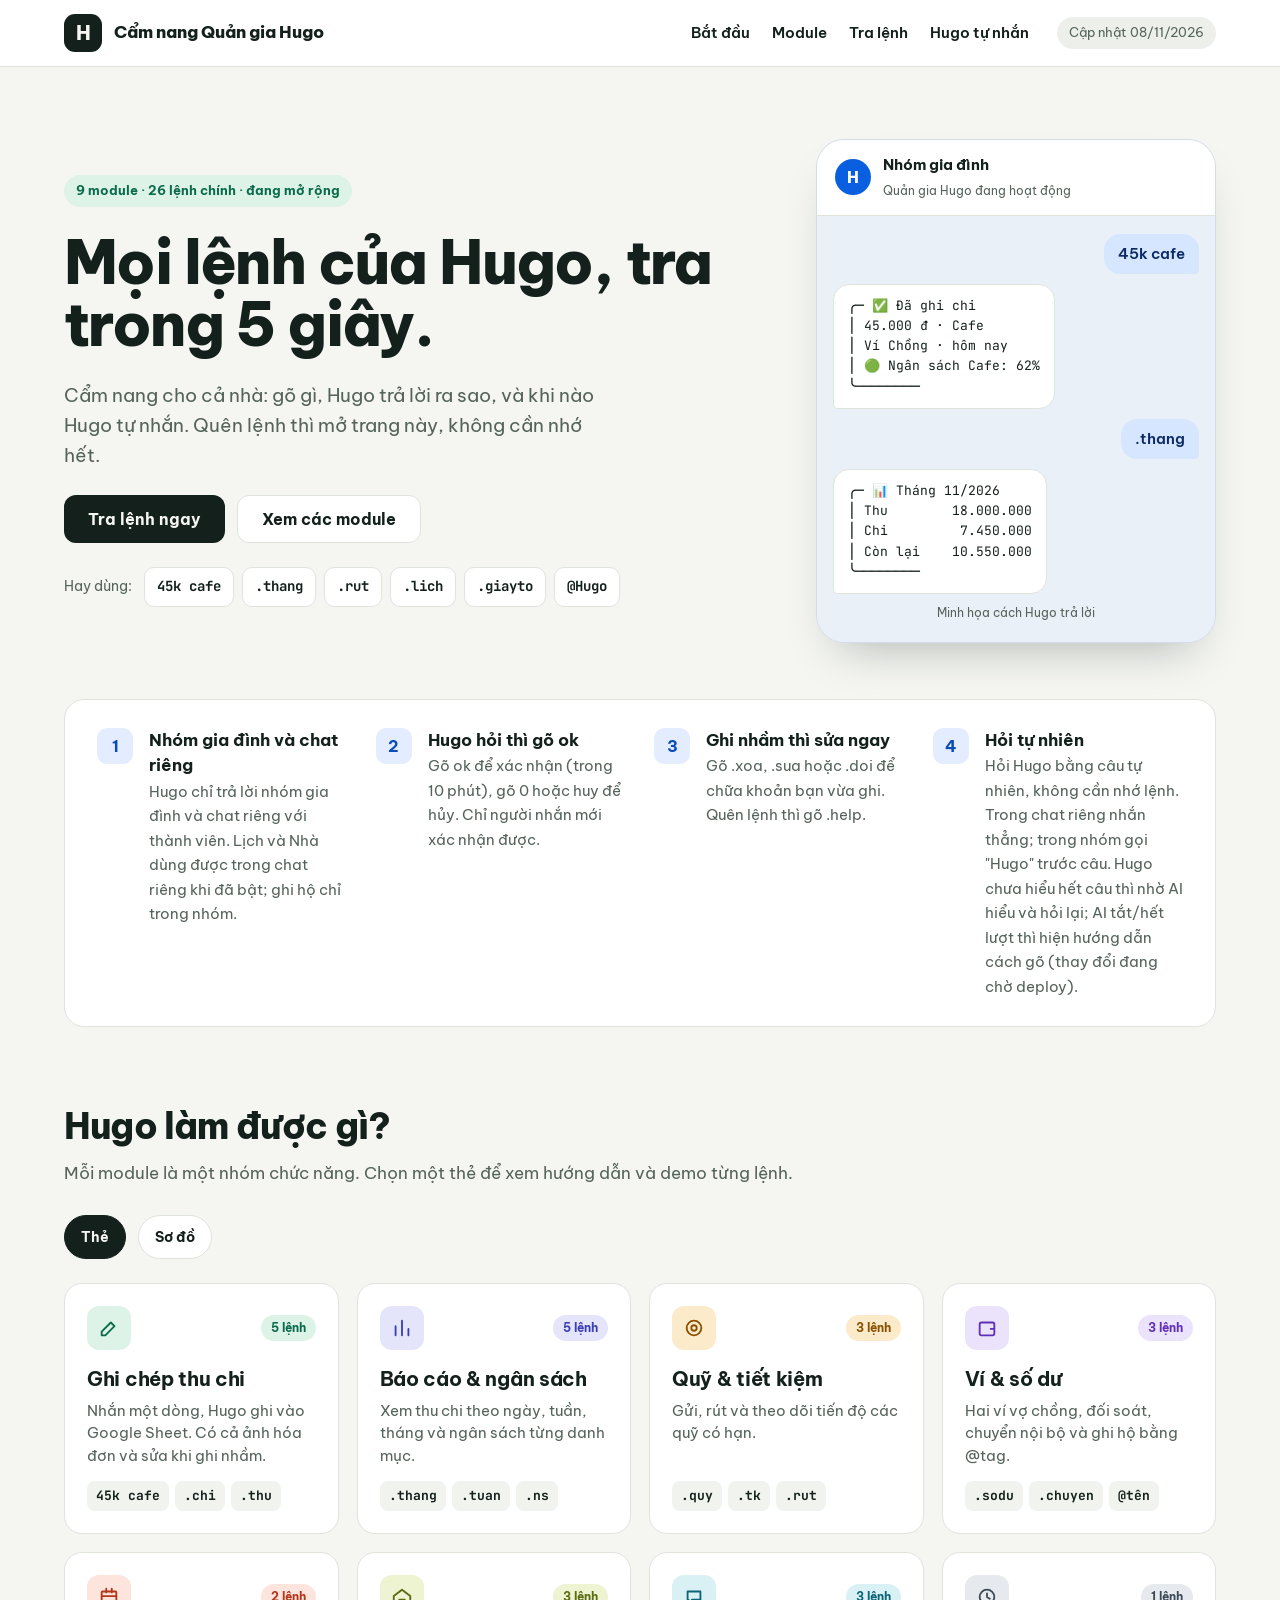
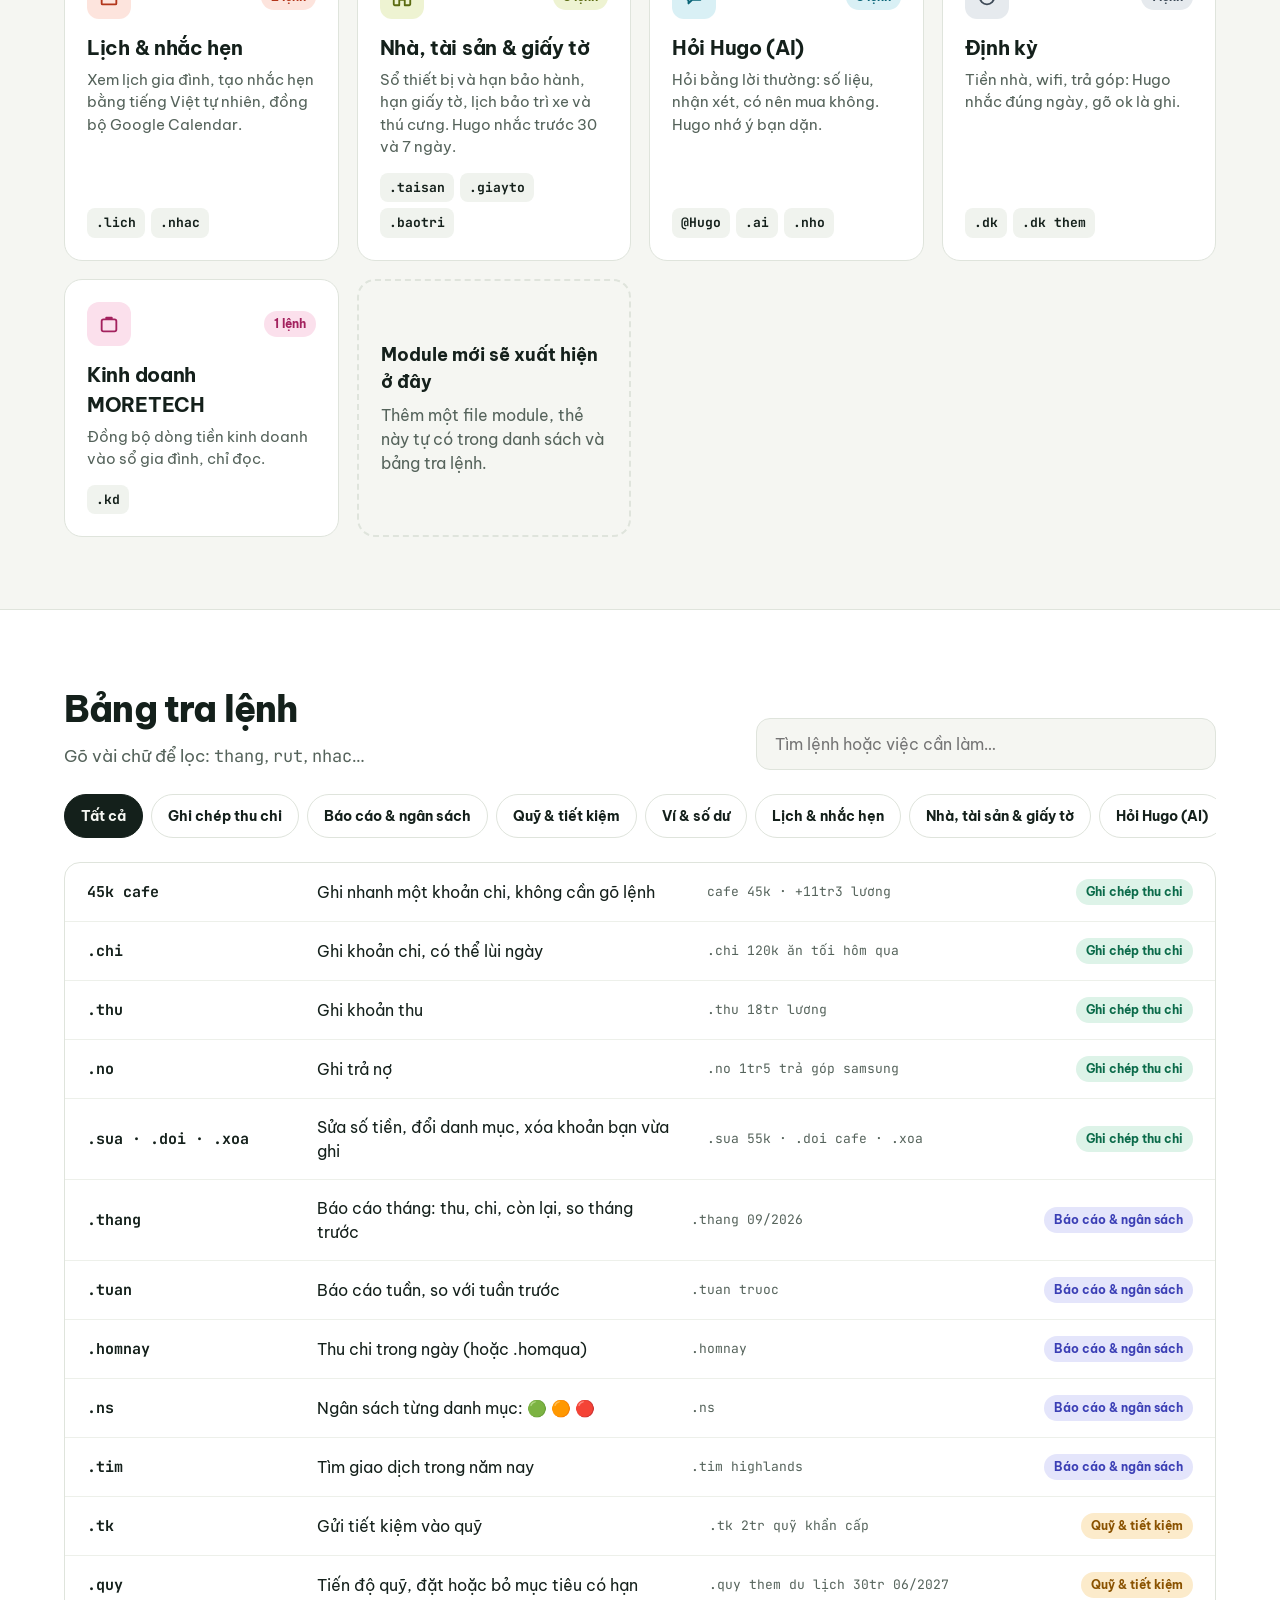
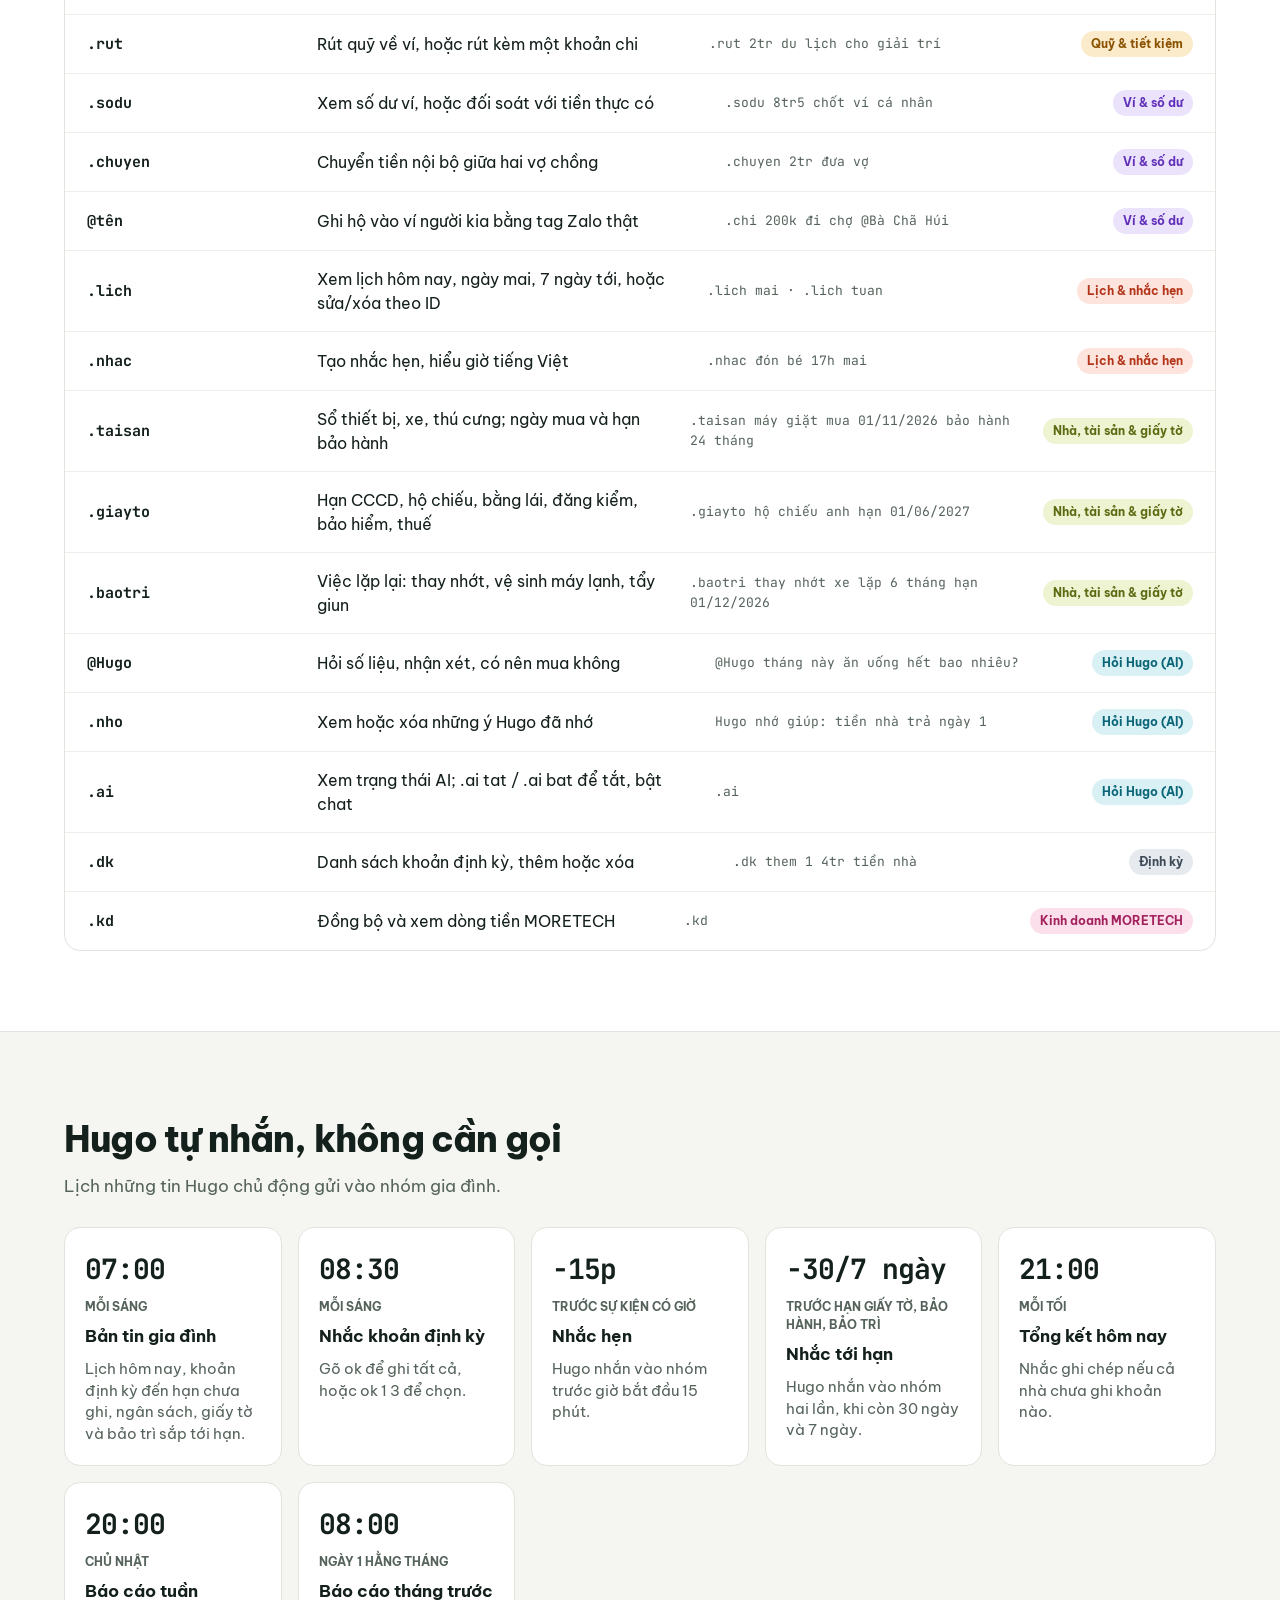
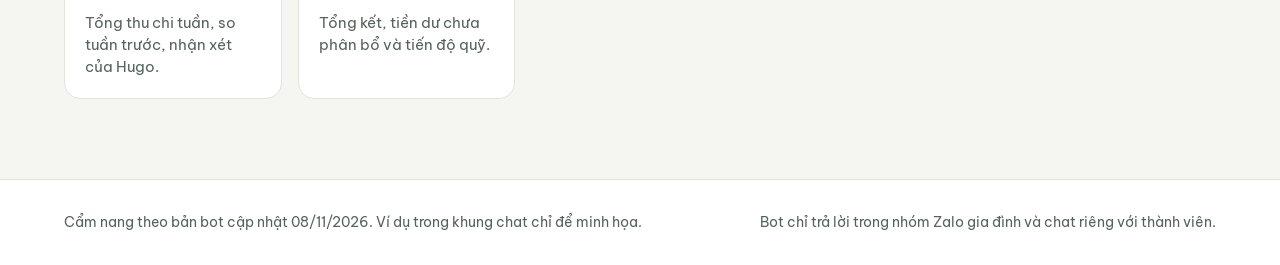
<file: index.html>
<!doctype html>
<html lang="vi">
<head>
<meta charset="utf-8">
<meta name="viewport" content="width=device-width, initial-scale=1">
<title>Cẩm nang Quản gia Hugo</title>
<meta name="description" content="Tra nhanh mọi lệnh của bot Zalo Quản gia Hugo: ghi thu chi, báo cáo, quỹ, ví, lịch và nhắc hẹn.">
<link rel="preconnect" href="https://fonts.googleapis.com">
<link href="https://fonts.googleapis.com/css2?family=Be+Vietnam+Pro:wght@400;500;600;700;800&family=JetBrains+Mono:wght@500;700&display=swap" rel="stylesheet">
<link rel="stylesheet" href="style.css">
</head>
<body>
<main id="top">
  <section class="wrap hero">
    <div class="hero-l">
      <span class="tag" id="count"></span>
      <h1>Mọi lệnh của Hugo, tra trong 5 giây.</h1>
      <p>Cẩm nang cho cả nhà: gõ gì, Hugo trả lời ra sao, và khi nào Hugo tự nhắn. Quên lệnh thì mở trang này, không cần nhớ hết.</p>
      <div class="btns"><a class="btn" href="#lenh">Tra lệnh ngay</a><a class="btn alt" href="#module">Xem các module</a></div>
      <div class="hot" id="hot"><span>Hay dùng:</span></div>
    </div>
    <div class="phone">
      <div class="phone-h"><i aria-hidden="true">H</i><div><b>Nhóm gia đình</b><small>Quản gia Hugo đang hoạt động</small></div></div>
      <div class="chat" id="demo"></div>
    </div>
  </section>

  <section class="wrap band" id="batdau"><div class="rules" id="rules"></div></section>

  <section class="wrap band" id="module">
    <h2 class="h" id="module-heading" tabindex="-1">Hugo làm được gì?</h2>
    <p class="lead">Mỗi module là một nhóm chức năng. Chọn một thẻ để xem hướng dẫn và demo từng lệnh.</p>
    <div class="module-view-controls" id="module-view-controls" role="group" aria-label="Cách xem module" hidden>
      <button class="tab" id="module-view-cards" type="button" aria-pressed="true" aria-controls="cards">Thẻ</button>
      <button class="tab" id="module-view-map" type="button" aria-pressed="false" aria-controls="mindmap-overview mindmap-detail">Sơ đồ</button>
    </div>
    <p class="sr" id="module-view-status" role="status" aria-live="polite" aria-atomic="true"></p>
    <div class="grid module-scene" id="cards"></div>
    <div class="module-scene" id="mindmap-overview" role="region" aria-labelledby="mindmap-heading" hidden></div>
    <div class="module-scene" id="mindmap-detail" role="region" aria-label="Hướng dẫn module" hidden></div>
    <noscript><p>Cẩm nang cần JavaScript để hiển thị module và bảng tra lệnh.</p></noscript>
  </section>

  <section class="ref" id="lenh"><div class="wrap">
    <div class="ref-h">
      <div><h2>Bảng tra lệnh</h2><p>Gõ vài chữ để lọc: <span class="mono">thang</span>, <span class="mono">rut</span>, <span class="mono">nhac</span>…</p></div>
      <label class="sr" for="q">Tìm lệnh</label>
      <input id="q" class="search" type="search" placeholder="Tìm lệnh hoặc việc cần làm…" autocomplete="off">
    </div>
    <div class="tabs" id="tabs" role="group" aria-label="Lọc theo module"></div>
    <div class="tbl" id="tbl"></div>
  </div></section>

  <section class="wrap" id="tudong">
    <h2 class="h">Hugo tự nhắn, không cần gọi</h2>
    <p class="lead">Lịch những tin Hugo chủ động gửi vào nhóm gia đình.</p>
    <div class="auto" id="auto"></div>
  </section>
</main>

<script src="core.js"></script>
<script src="modules/ghi.js"></script>
<script src="modules/bao.js"></script>
<script src="modules/quy.js"></script>
<script src="modules/vi.js"></script>
<script src="modules/lich.js"></script>
<script src="modules/nha.js"></script>
<script src="modules/ai.js"></script>
<script src="modules/dk.js"></script>
<script src="modules/kd.js"></script>
<script src="home.js"></script>
</body>
</html>
</file>
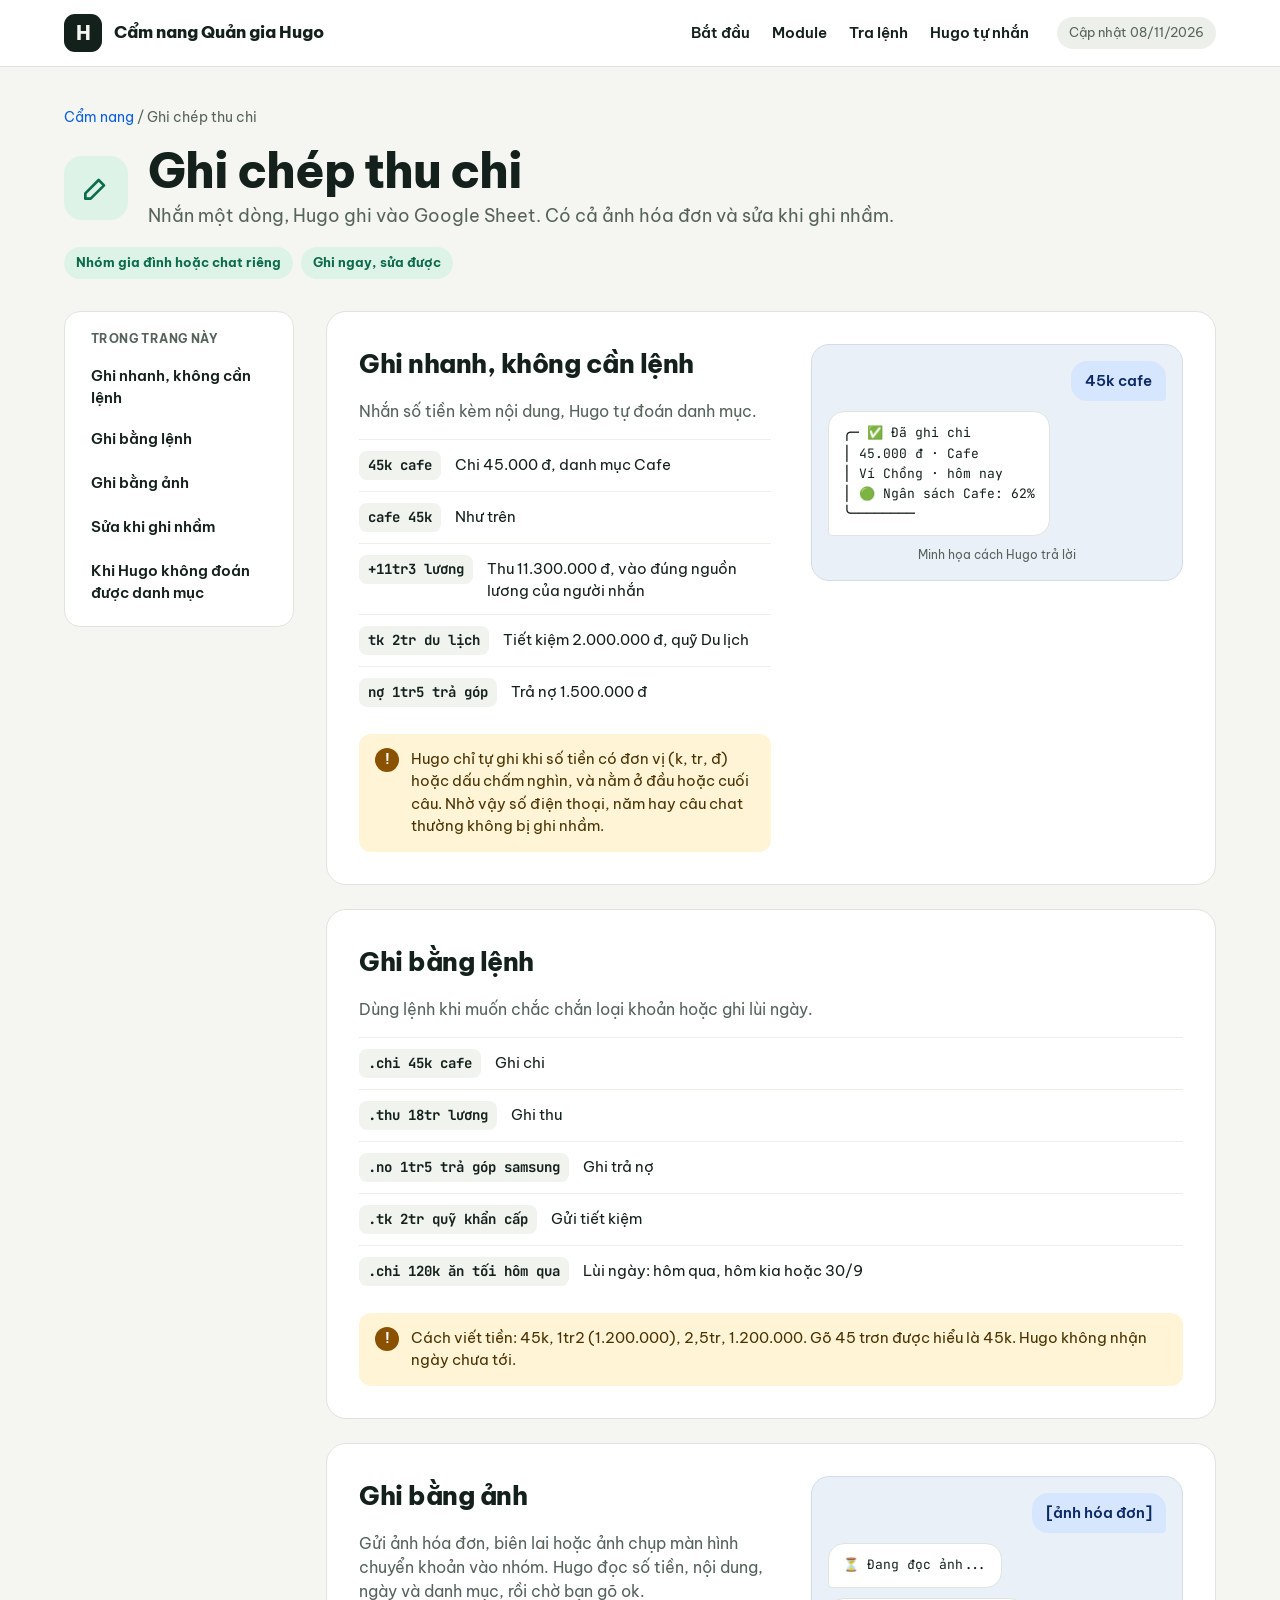
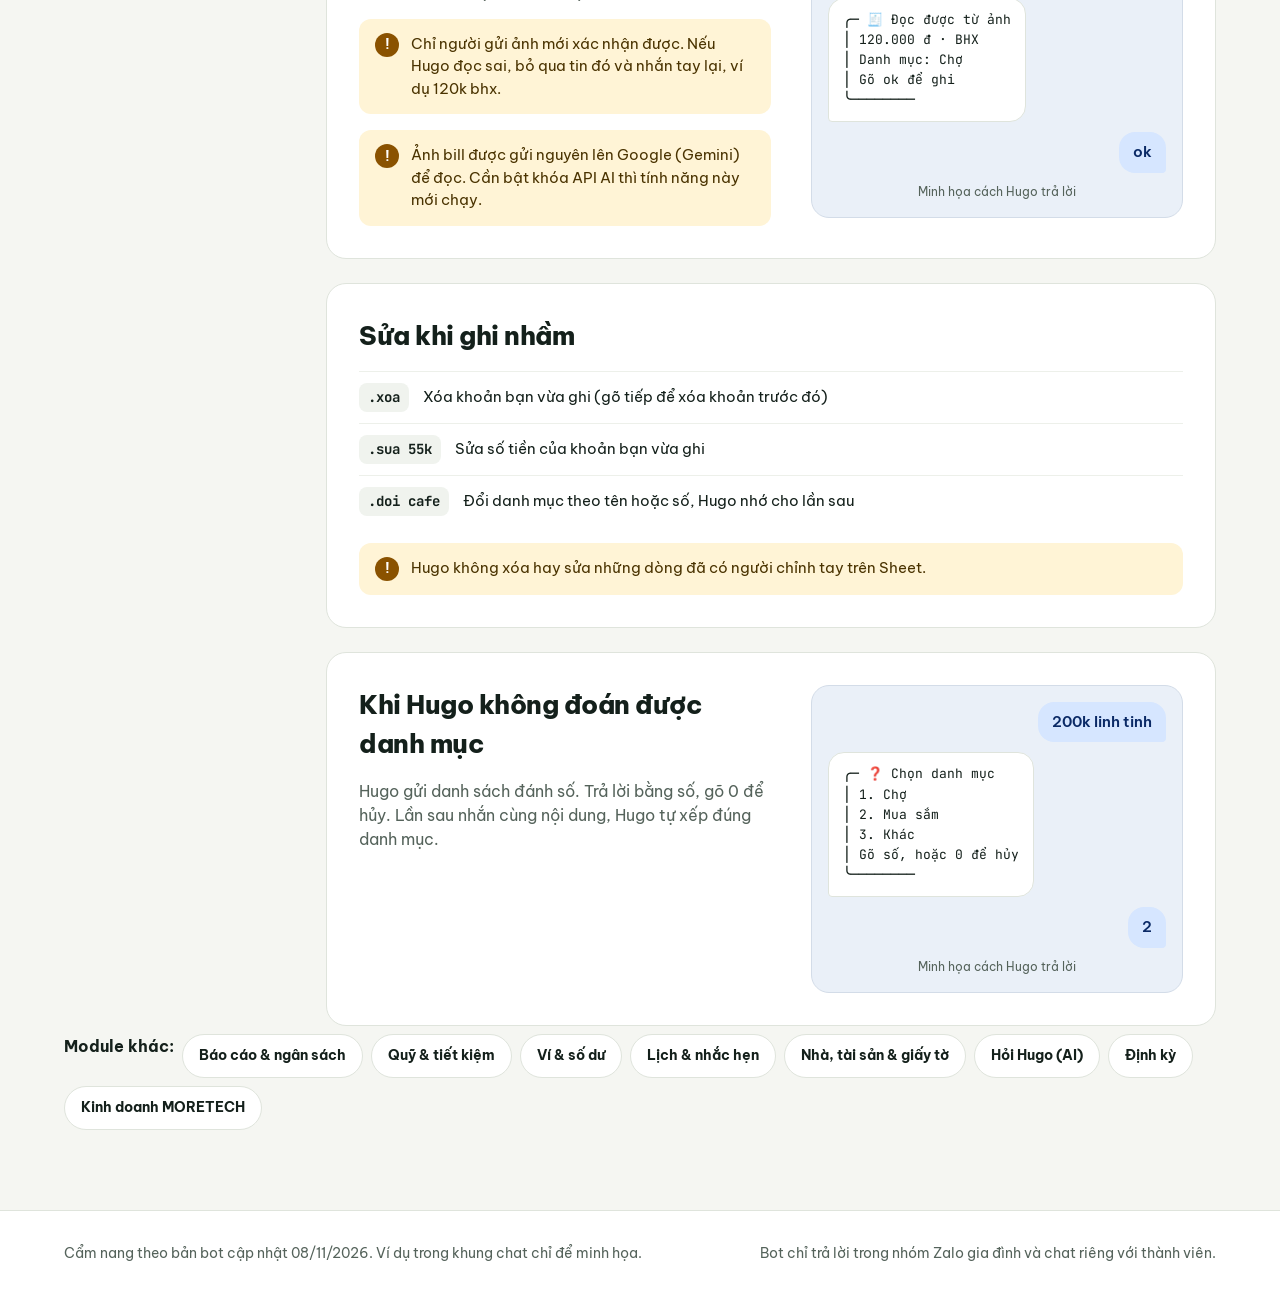
<file: module.html>
<!doctype html>
<html lang="vi">
<head>
<meta charset="utf-8">
<meta name="viewport" content="width=device-width, initial-scale=1">
<title>Cẩm nang Quản gia Hugo</title>
<link rel="preconnect" href="https://fonts.googleapis.com">
<link href="https://fonts.googleapis.com/css2?family=Be+Vietnam+Pro:wght@400;500;600;700;800&family=JetBrains+Mono:wght@500;700&display=swap" rel="stylesheet">
<link rel="stylesheet" href="style.css">
</head>
<body>
<main class="wrap" id="page"></main>

<script src="core.js"></script>
<script src="modules/ghi.js"></script>
<script src="modules/bao.js"></script>
<script src="modules/quy.js"></script>
<script src="modules/vi.js"></script>
<script src="modules/lich.js"></script>
<script src="modules/nha.js"></script>
<script src="modules/ai.js"></script>
<script src="modules/dk.js"></script>
<script src="modules/kd.js"></script>
<script src="module.js"></script>
</body>
</html>
</file>
<file: style.css>
/* Cẩm nang Quản gia Hugo: giao diện dùng chung cho index.html và module.html */
:root{--bg:#F5F6F2;--surface:#fff;--ink:#14201B;--muted:#55635B;--line:#DFE4DC;--line2:#EDF0EA;--accent:#0A5FE0;--chip:#F0F3EE;--bubble-u:#D6E6FF;--bubble-u-ink:#0B2A66;--chat-bg:#EAF0F8;--chat-line:#D3DCE8;--note-bg:#FFF4D6;--note-ink:#4A3300;--note-dot:#8A5200;--focus:#0A5FE0}
@media (prefers-color-scheme:dark){:root{--bg:#0F1512;--surface:#18201C;--ink:#EEF2EE;--muted:#A3B0A8;--line:#2A352F;--line2:#222C27;--accent:#6AA2FF;--chip:#222C27;--bubble-u:#1F3A6B;--bubble-u-ink:#DCE9FF;--chat-bg:#141C22;--chat-line:#26323B;--note-bg:#3A2F10;--note-ink:#F5E3B0;--note-dot:#E0A23A;--focus:#6AA2FF}}
*{box-sizing:border-box}
/* Inactive scenes must leave both layout and the keyboard focus order. */
[hidden]{display:none!important}
html{scroll-behavior:smooth}
body{margin:0;background:var(--bg);color:var(--ink);font-family:'Be Vietnam Pro',system-ui,sans-serif;line-height:1.5}
a{color:var(--accent);text-decoration:none}
a:hover{text-decoration:underline}
:focus-visible{outline:2px solid var(--focus);outline-offset:2px}
.mono{font-family:'JetBrains Mono',ui-monospace,Menlo,monospace}
.wrap{max-width:1200px;margin:0 auto;padding:0 24px}
.sr{position:absolute;width:1px;height:1px;overflow:hidden;clip:rect(0 0 0 0)}

/* top bar */
.top{background:var(--surface);border-bottom:1px solid var(--line)}
.top .wrap{padding-top:14px;padding-bottom:14px;display:flex;flex-wrap:wrap;align-items:center;gap:12px 28px}
.logo{display:flex;align-items:center;gap:12px;color:var(--ink);font-weight:800;font-size:17px;letter-spacing:-.2px}
.logo:hover{text-decoration:none}
.logo i{width:38px;height:38px;border-radius:11px;background:var(--ink);color:var(--bg);display:flex;align-items:center;justify-content:center;font-style:normal;font-size:20px}
.top nav{display:flex;flex-wrap:wrap;gap:6px 22px;margin-left:auto;font-size:15px;font-weight:600}
.top nav a{color:var(--ink)}
.stamp{font-size:13px;color:var(--muted);background:var(--line2);padding:6px 12px;border-radius:999px}

/* hero */
.hero{padding-top:72px;padding-bottom:56px;display:flex;flex-wrap:wrap;gap:48px;align-items:center}
.hero-l{flex:1 1 520px;display:flex;flex-direction:column;gap:24px}
.hero h1{margin:0;font-size:clamp(38px,5.4vw,60px);line-height:1.04;font-weight:800;letter-spacing:-1.6px}
.hero p{margin:0;font-size:19px;line-height:1.6;color:var(--muted);max-width:540px}
.tag{align-self:flex-start;font-size:13px;font-weight:700;color:#0B6B4A;background:#DDF3E8;padding:6px 12px;border-radius:999px}
.btns,.hot{display:flex;flex-wrap:wrap;gap:12px;align-items:center}
.hot{gap:8px}
.hot span{font-size:14px;color:var(--muted);margin-right:4px}
.btn{display:inline-flex;align-items:center;min-height:48px;padding:0 24px;border-radius:12px;font-weight:700;font-size:16px;background:var(--ink);color:var(--bg)}
.btn.alt{background:var(--surface);color:var(--ink);border:1px solid var(--line)}
.btn:hover{text-decoration:none;opacity:.9}
.hot a{min-height:40px;display:inline-flex;align-items:center;background:var(--surface);border:1px solid var(--line);color:var(--ink);padding:0 12px;border-radius:10px;font-size:14px;font-weight:700}

/* chat */
.phone{flex:0 1 400px;min-width:300px;margin:0 auto;background:var(--chat-bg);border:1px solid var(--chat-line);border-radius:28px;overflow:hidden;box-shadow:0 24px 48px -24px rgba(20,32,27,.35)}
.phone-h{background:var(--surface);padding:14px 18px;display:flex;align-items:center;gap:12px;border-bottom:1px solid var(--line)}
.phone-h i{width:36px;height:36px;border-radius:50%;background:#0A5FE0;color:#fff;display:flex;align-items:center;justify-content:center;font-style:normal;font-weight:800}
.phone-h b{display:block;font-size:15px}.phone-h small{font-size:12px;color:var(--muted)}
.chat{background:var(--chat-bg);border:1px solid var(--chat-line);border-radius:18px;padding:16px;display:flex;flex-direction:column;gap:10px;align-self:flex-start}
.phone .chat{border:0;border-radius:0;padding:18px 16px 20px;align-self:stretch}
.chat small{align-self:center;font-size:12px;color:var(--muted)}
.u{align-self:flex-end;background:var(--bubble-u);color:var(--bubble-u-ink);padding:9px 14px;border-radius:16px 16px 4px 16px;font-size:15px;font-weight:600;max-width:85%;overflow-wrap:anywhere}
.b{align-self:flex-start;background:var(--surface);border:1px solid var(--line);padding:11px 14px;border-radius:16px 16px 16px 4px;font-family:'JetBrains Mono',ui-monospace,Menlo,monospace;font-size:13px;line-height:1.55;white-space:pre;color:var(--ink);max-width:100%;overflow-x:auto}

/* sections */
.band{padding-bottom:72px}
h2.h{margin:0 0 8px;font-size:36px;font-weight:800;letter-spacing:-.8px}
.lead{margin:0 0 28px;font-size:17px;color:var(--muted)}
.rules{background:var(--surface);border:1px solid var(--line);border-radius:20px;padding:28px 32px;display:grid;grid-template-columns:repeat(2,minmax(0,1fr));gap:28px}
.rule{display:flex;gap:16px}
.rule i{flex:0 0 36px;height:36px;border-radius:10px;background:#E3EDFF;color:#0A4BB8;display:flex;align-items:center;justify-content:center;font-style:normal;font-weight:700}
.rule b{display:block;font-size:17px}.rule span{font-size:15px;color:var(--muted)}
.grid{display:grid;grid-template-columns:repeat(auto-fit,minmax(260px,1fr));gap:18px}
.card{background:var(--surface);border:1px solid var(--line);border-radius:18px;padding:22px;display:flex;flex-direction:column;gap:14px;color:var(--ink)}
a.card:hover{text-decoration:none;border-color:var(--muted)}
.card-h{display:flex;align-items:center;justify-content:space-between}
.ico{width:44px;height:44px;border-radius:12px;display:flex;align-items:center;justify-content:center}
.badge{font-size:12px;font-weight:700;padding:4px 10px;border-radius:999px;white-space:nowrap}
.card strong{font-size:20px;letter-spacing:-.3px;display:block}
.card p{margin:6px 0 0;font-size:15px;color:var(--muted)}
.chips{display:flex;flex-wrap:wrap;gap:6px;margin-top:auto}
.chips span{background:var(--chip);color:var(--ink);padding:5px 9px;border-radius:8px;font-size:13px;font-weight:700}
.soon{border:2px dashed var(--line);border-radius:18px;padding:22px;display:flex;flex-direction:column;gap:8px;justify-content:center;color:var(--muted)}
.soon strong{font-size:18px;color:var(--ink)}

/* command table */
.ref{background:var(--surface);border-top:1px solid var(--line);border-bottom:1px solid var(--line);padding:72px 0 80px;margin-bottom:80px}
.ref-h{display:flex;flex-wrap:wrap;gap:20px;align-items:flex-end;justify-content:space-between;margin-bottom:24px}
.ref-h h2{margin:0 0 8px;font-size:36px;font-weight:800;letter-spacing:-.8px}.ref-h p{margin:0;color:var(--muted);font-size:17px}
.search{flex:1 1 320px;max-width:460px;height:52px;border:1px solid var(--line);border-radius:14px;padding:0 18px;font-size:16px;font-family:inherit;background:var(--bg);color:var(--ink)}
.tabs{display:flex;gap:8px;overflow-x:auto;padding-bottom:4px;margin-bottom:20px}
.tab{flex:0 0 auto;min-height:44px;font-family:inherit;font-size:14px;font-weight:700;padding:0 16px;border-radius:999px;cursor:pointer;border:1px solid var(--line);background:var(--surface);color:var(--ink)}
.tab[aria-pressed=true]{background:var(--ink);color:var(--bg);border-color:var(--ink)}
.tbl{border:1px solid var(--line);border-radius:16px;overflow:hidden}
.tr{display:flex;flex-wrap:wrap;align-items:center;gap:10px 20px;padding:16px 22px;border-top:1px solid var(--line2);color:var(--ink)}
.tr:first-child{border-top:0}
a.tr:hover{background:var(--bg);text-decoration:none}
.tr .c{flex:0 0 210px;font-size:15px;font-weight:700;overflow-wrap:anywhere}
.tr .d{flex:1 1 280px;font-size:16px}
.tr .e{flex:1 1 260px;font-size:13px;color:var(--muted);overflow-wrap:anywhere}
.empty{padding:40px 22px;text-align:center;color:var(--muted)}

/* auto */
.auto{display:grid;grid-template-columns:repeat(auto-fit,minmax(200px,1fr));gap:16px}
.auto div{background:var(--surface);border:1px solid var(--line);border-radius:16px;padding:20px;display:flex;flex-direction:column;gap:8px}
.auto .t{font-size:28px;font-weight:700;letter-spacing:-1px}
.auto small{font-size:12px;font-weight:700;color:var(--muted)}
.auto strong{font-size:17px}.auto p{margin:0;font-size:14.5px;color:var(--muted)}

footer.foot{border-top:1px solid var(--line);background:var(--surface);margin-top:80px}
footer.foot .wrap{padding-top:32px;padding-bottom:32px;display:flex;flex-wrap:wrap;gap:12px 32px;justify-content:space-between;font-size:14px;color:var(--muted)}

/* module page */
.mh{padding-top:40px;padding-bottom:32px;display:flex;flex-direction:column;gap:18px}
.crumb{font-size:14px;color:var(--muted)}
.mh-t{display:flex;flex-wrap:wrap;gap:20px;align-items:center}
.mh .ico{width:64px;height:64px;border-radius:18px}
.mh h1{margin:0;font-size:clamp(34px,4.6vw,48px);line-height:1.05;font-weight:800;letter-spacing:-1.2px}
.mh p{margin:6px 0 0;font-size:18px;color:var(--muted)}
.mh .badges{display:flex;flex-wrap:wrap;gap:8px}.mh .badge{font-size:13px;padding:6px 12px}
.layout{display:flex;flex-wrap:wrap;gap:32px;align-items:flex-start}
.toc{flex:0 0 230px;background:var(--surface);border:1px solid var(--line);border-radius:16px;padding:12px;position:sticky;top:16px}
.toc small{display:block;padding:6px 14px 8px;font-size:12px;font-weight:700;color:var(--muted);letter-spacing:.4px}
.toc a{display:block;padding:9px 14px;border-radius:10px;color:var(--ink);font-size:15px;font-weight:600}
.toc a:hover{background:var(--line2);text-decoration:none}
.secs{flex:1 1 700px;min-width:0;display:flex;flex-direction:column;gap:24px}
.sec{background:var(--surface);border:1px solid var(--line);border-radius:20px;padding:32px;display:flex;flex-wrap:wrap;gap:28px 40px;scroll-margin-top:16px}
.sec h2{margin:0;font-size:26px;font-weight:800;letter-spacing:-.5px}
.sec p{margin:0;font-size:16px;color:var(--muted)}
.txt{flex:1 1 380px;display:flex;flex-direction:column;gap:16px;min-width:0}
.sec .chat{flex:1 1 340px;max-width:440px}
.row{display:flex;flex-wrap:wrap;gap:6px 14px;align-items:baseline;padding:11px 0;border-top:1px solid var(--line2)}
.row code{font-family:'JetBrains Mono',ui-monospace,Menlo,monospace;font-size:14px;font-weight:700;background:var(--chip);padding:4px 9px;border-radius:8px;overflow-wrap:anywhere}
.row span{flex:1 1 180px;font-size:15px}
.note{display:flex;gap:12px;background:var(--note-bg);border-radius:12px;padding:14px 16px;font-size:15px;color:var(--note-ink)}
.note b{flex:0 0 24px;height:24px;border-radius:50%;background:var(--note-dot);color:#fff;display:flex;align-items:center;justify-content:center;font-size:14px}
.more{display:flex;flex-wrap:wrap;gap:8px;margin-top:8px}
.more a{min-height:44px;display:inline-flex;align-items:center;padding:0 16px;border-radius:999px;border:1px solid var(--line);background:var(--surface);color:var(--ink);font-size:14px;font-weight:700}

/* Scene motion is panel-only; the controller commits hidden/focus before animating. */
.module-view-controls,.mindmap-detail-nav{display:flex;flex-wrap:wrap;gap:12px;margin-bottom:24px}
.module-view-controls .tab,.mindmap-detail-nav a{min-width:44px;min-height:44px;justify-content:center;white-space:normal;overflow-wrap:anywhere}
.module-scene,.module-content{min-width:0;max-width:100%;overflow-wrap:anywhere}
/* CSS enter is the fallback when element.animate is unavailable. */
.module-scene{scroll-margin-top:24px;animation:module-scene-enter 240ms ease-out}
@keyframes module-scene-enter{from{opacity:0;transform:translateY(8px)}to{opacity:1;transform:translateY(0)}}
.module-scene :is(a,button,[tabindex]):focus-visible,#module-heading:focus-visible{outline:3px solid var(--focus);outline-offset:4px}
.module-content :is(.mh-t>div,.chat,.rule>div,.tr>*,.note){min-width:0;max-width:100%}
.module-content .toc{max-width:100%}
.module-content .toc a{min-height:44px}
.module-content .badge{white-space:normal}
.module-content .chat{overflow-x:auto}
.module-content .tbl{width:100%;min-width:0}

/* Natural-size nodes, registry-order lists; only decorative connectors are positioned. */
.mindmap{--branch-gap:32px;--branch-inset:24px;--connector:var(--muted);display:grid;grid-template-columns:repeat(2,minmax(0,1fr));gap:var(--branch-gap);padding:8px}
.mindmap-root{grid-column:1/-1;justify-self:center;position:relative;display:flex;flex-direction:column;align-items:center;gap:12px;padding:20px;max-width:100%;border:2px solid var(--muted);border-radius:20px;background:var(--surface);text-align:center;color:var(--ink)}
.mindmap-root>span{display:flex;align-items:center;justify-content:center;width:48px;height:48px;border-radius:14px;background:var(--ink);color:var(--bg);font-size:24px;font-weight:800}
.mindmap-root h3{margin:0;font-size:20px;line-height:1.4;overflow-wrap:anywhere}
.mindmap-root::after{content:'';position:absolute;top:100%;left:50%;height:var(--branch-gap);border-left:2px solid var(--connector);pointer-events:none}
.mindmap-branches{position:relative;display:flex;flex-direction:column;justify-content:center;gap:18px;min-width:0;margin:0;padding:18px 0 0 var(--branch-inset);border-left:2px solid var(--connector);list-style:none}
.mindmap-branches:empty{display:none}
.mindmap-left::before{content:'';position:absolute;top:0;left:-2px;width:calc(100% + var(--branch-gap) + 2px);border-top:2px solid var(--connector);pointer-events:none}
.mindmap-branch{position:relative;min-width:0}
.mindmap-branch::before{content:'';position:absolute;top:50%;right:100%;width:var(--branch-inset);border-top:2px solid var(--connector);pointer-events:none}
.mindmap-node{position:relative;display:grid;grid-template-columns:44px minmax(0,1fr);align-items:start;gap:10px 12px;min-width:44px;min-height:44px;padding:16px;border:1px solid var(--line);border-radius:16px;background:var(--surface);color:var(--ink);transition:border-color 200ms ease,background-color 200ms ease}
.mindmap-node:hover{border-color:var(--muted);background:var(--line2);text-decoration:none}
.mindmap-node .ico{flex-shrink:0}
.mindmap-label{min-width:0;overflow-wrap:anywhere}
.mindmap-label strong{display:block;font-size:17px;line-height:1.4;color:var(--ink)}
.mindmap-label>span{display:block;margin-top:6px;font-size:14px;color:var(--muted)}
.mindmap-node .badge{grid-column:2;justify-self:start;max-width:100%;white-space:normal;overflow-wrap:anywhere}
.mindmap>.empty{grid-column:1/-1;margin:0}
.mindmap:not(:has(.mindmap-branch)) .mindmap-root::after{display:none}

@media (min-width:960px){
  .rules{grid-template-columns:repeat(4,minmax(0,1fr))}
  .mindmap{grid-template-columns:minmax(0,1fr) 180px minmax(0,1fr);align-items:center}
  .mindmap-root{grid-column:2;grid-row:1;justify-self:stretch}
  .mindmap-root::before,.mindmap-root::after{content:'';position:absolute;top:50%;left:auto;right:100%;width:var(--branch-gap);height:0;border:0;border-top:2px solid var(--connector);pointer-events:none}
  .mindmap-root::after{right:auto;left:100%}
  .mindmap-left{grid-column:1;grid-row:1;padding:0 var(--branch-inset) 0 0;border-left:0;border-right:2px solid var(--connector)}
  .mindmap-right{grid-column:3;grid-row:1;padding-top:0}
  .mindmap-left::before{display:none}
  .mindmap-left .mindmap-branch::before{right:auto;left:100%}
  .mindmap:not(:has(.mindmap-right .mindmap-branch)) .mindmap-root::after,.mindmap:not(:has(.mindmap-left .mindmap-branch)) .mindmap-root::before{display:none}
}

@media (max-width:640px){
  .hero{padding-top:40px;gap:32px}.sec{padding:22px}.toc{position:static;flex-basis:100%}.rules{padding:22px}h2.h,.ref-h h2{font-size:28px}.tr{padding:14px 16px}.tr .c{flex-basis:100%}
  /* Existing flex/grid minima must also fit 320px and browser text zoom. */
  .wrap{padding-left:16px;padding-right:16px}.hero-l,.phone,.search{min-width:0;max-width:100%}.hero-l{overflow-wrap:anywhere}
  .grid,.rules,.auto{grid-template-columns:minmax(0,1fr)}.rule>div{min-width:0;overflow-wrap:anywhere}
  .mindmap{--branch-gap:24px;--branch-inset:20px;grid-template-columns:minmax(0,1fr)}
  .mindmap-root{grid-column:1;justify-self:start;flex-direction:row;text-align:left;padding:16px}
  .mindmap-root>span{flex-shrink:0;width:44px;height:44px}
  .mindmap-root::after{left:16px}
  .mindmap-branches{margin-left:16px;padding-top:0}
  .mindmap-branches::before{content:'';position:absolute;top:calc(-1 * var(--branch-gap));left:-2px;width:0;height:var(--branch-gap);border:0;border-left:2px solid var(--connector);pointer-events:none}
  .mindmap-node{padding:12px;gap:10px}.mindmap-node .badge{grid-column:1/-1}
  .mindmap-detail-nav a{width:100%;padding:12px 16px}
}

@media (prefers-reduced-motion:reduce){
  html,html:focus-within{scroll-behavior:auto!important}
  .module-scene,.module-scene *,.module-scene *::before,.module-scene *::after{animation:none!important;transition:none!important;scroll-behavior:auto!important}
  /* Also suppress a Web Animation already running when this preference changes. */
  .module-scene{opacity:1!important;transform:none!important}
}

@media (forced-colors:active){
  .mindmap{--connector:CanvasText}
  .mindmap-root,.mindmap-node{background:Canvas;color:CanvasText;border-color:CanvasText}
  .mindmap-label strong,.mindmap-label>span{color:CanvasText}
  .mindmap-node:hover,.module-view-controls .tab[aria-pressed=true]{border-color:Highlight;outline:2px solid Highlight}
  .module-scene :is(a,button,[tabindex]):focus-visible,#module-heading:focus-visible{outline-color:Highlight}
}
</file>
